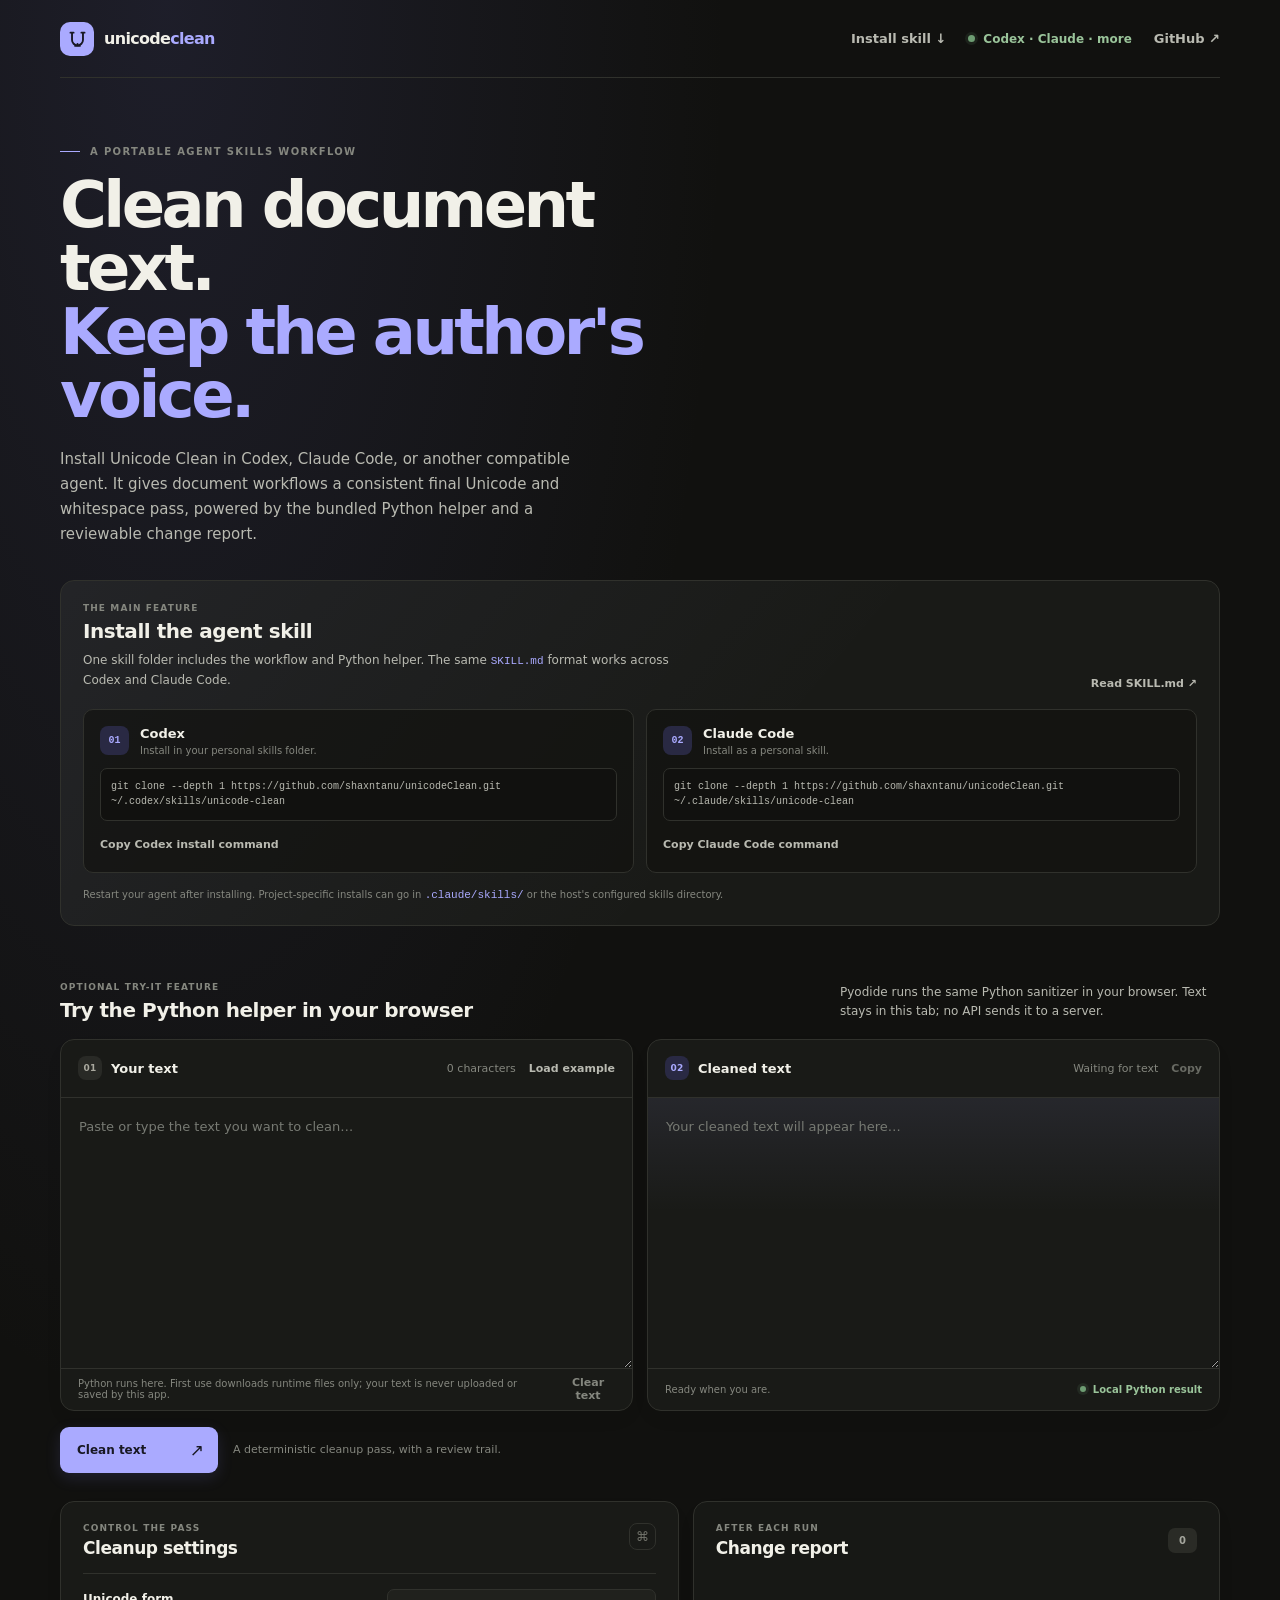
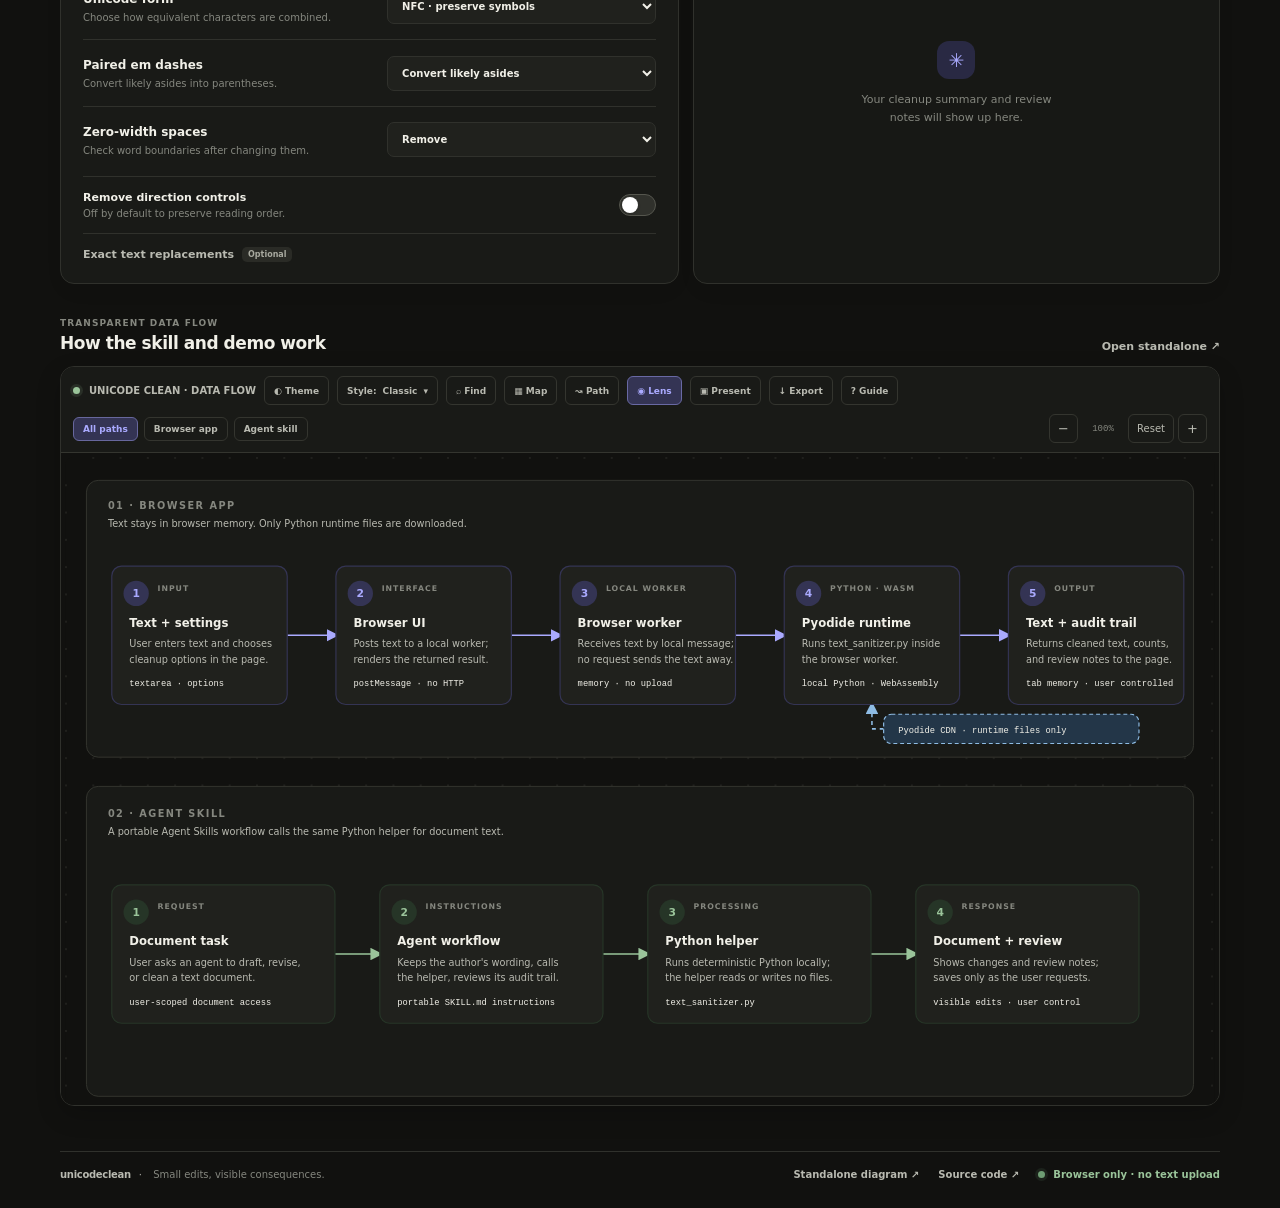
<file: index.html>
<!doctype html>
<html lang="en">
  <head>
    <meta charset="utf-8" />
    <meta name="viewport" content="width=device-width, initial-scale=1" />
    <meta name="theme-color" content="#11110f" />
    <meta name="description" content="Clean Unicode and whitespace with a transparent review trail. Python runs locally in your browser." />
    <title>Unicode Clean: thoughtful text cleanup</title>
    <link rel="stylesheet" href="/styles.css" />
    <script src="/app.js" defer></script>
  </head>
  <body>
    <div class="site-shell">
      <header class="topbar">
        <a class="brand" href="/" aria-label="Unicode Clean home">
          <span class="brand-mark" aria-hidden="true">
            <svg viewBox="0 0 32 32" fill="none">
              <path d="M9 8.5v9.3a7 7 0 0 0 14 0V8.5M7 8.5h4m10 0h4" stroke="currentColor" stroke-width="2.4" stroke-linecap="round" />
              <path d="M16 22.8v2.7m-3 0h6" stroke="currentColor" stroke-width="2.4" stroke-linecap="round" />
            </svg>
          </span>
          <span class="brand-name">unicode<span>clean</span></span>
        </a>
        <div class="topbar-actions">
          <a class="text-link" href="#install">Install skill ↓</a>
          <span class="local-badge"><span class="local-dot"></span> Codex · Claude · more</span>
          <a class="text-link" href="https://github.com/shaxntanu/unicodeClean" target="_blank" rel="noreferrer">GitHub <span aria-hidden="true">↗</span></a>
        </div>
      </header>

      <main id="main-content">
        <section class="intro" aria-labelledby="page-title">
          <div class="eyebrow"><span class="eyebrow-rule"></span> A portable Agent Skills workflow</div>
          <h1 id="page-title">Clean document text.<br /><span>Keep the author's voice.</span></h1>
          <p class="intro-copy">Install Unicode Clean in Codex, Claude Code, or another compatible agent. It gives document workflows a consistent final Unicode and whitespace pass, powered by the bundled Python helper and a reviewable change report.</p>
        </section>

        <section class="skill-install" id="install" aria-labelledby="install-title">
          <div class="skill-install-heading">
            <div>
              <div class="section-kicker">THE MAIN FEATURE</div>
              <h2 id="install-title">Install the agent skill</h2>
              <p>One skill folder includes the workflow and Python helper. The same <code>SKILL.md</code> format works across Codex and Claude Code.</p>
            </div>
            <a class="diagram-link" href="/SKILL.md" target="_blank" rel="noreferrer">Read SKILL.md <span aria-hidden="true">↗</span></a>
          </div>
          <div class="skill-install-grid">
            <article class="install-card">
              <div class="install-card-heading"><span class="install-number">01</span><div><h3>Codex</h3><p>Install in your personal skills folder.</p></div></div>
              <code class="install-command">git clone --depth 1 https://github.com/shaxntanu/unicodeClean.git ~/.codex/skills/unicode-clean</code>
              <button class="quiet-button install-copy" type="button" data-copy="git clone --depth 1 https://github.com/shaxntanu/unicodeClean.git ~/.codex/skills/unicode-clean">Copy Codex install command</button>
            </article>
            <article class="install-card">
              <div class="install-card-heading"><span class="install-number">02</span><div><h3>Claude Code</h3><p>Install as a personal skill.</p></div></div>
              <code class="install-command">git clone --depth 1 https://github.com/shaxntanu/unicodeClean.git ~/.claude/skills/unicode-clean</code>
              <button class="quiet-button install-copy" type="button" data-copy="git clone --depth 1 https://github.com/shaxntanu/unicodeClean.git ~/.claude/skills/unicode-clean">Copy Claude Code command</button>
            </article>
          </div>
          <p class="install-note">Restart your agent after installing. Project-specific installs can go in <code>.claude/skills/</code> or the host's configured skills directory.</p>
        </section>

        <section class="try-section" id="try-it" aria-labelledby="try-title">
          <div class="try-heading">
            <div>
              <div class="section-kicker">OPTIONAL TRY-IT FEATURE</div>
              <h2 id="try-title">Try the Python helper in your browser</h2>
            </div>
            <p>Pyodide runs the same Python sanitizer in your browser. Text stays in this tab; no API sends it to a server.</p>
          </div>
          <section class="workspace" aria-label="Text cleanup workspace">
          <article class="editor-card">
            <div class="editor-heading">
              <label for="input-text" class="field-title"><span class="step-index">01</span> Your text</label>
              <div class="editor-tools">
                <span class="count" id="input-count">0 characters</span>
                <button class="quiet-button" id="sample-button" type="button">Load example</button>
              </div>
            </div>
            <textarea id="input-text" spellcheck="false" placeholder="Paste or type the text you want to clean…" aria-describedby="input-help"></textarea>
            <div class="editor-foot">
              <span id="input-help">Python runs here. First use downloads runtime files only; your text is never uploaded or saved by this app.</span>
              <button class="quiet-button clear-button" id="clear-button" type="button">Clear text</button>
            </div>
          </article>

          <article class="editor-card output-card">
            <div class="editor-heading">
              <div class="field-title"><span class="step-index output-index">02</span> Cleaned text</div>
              <div class="editor-tools">
                <span class="count" id="output-count">Waiting for text</span>
                <button class="quiet-button" id="copy-button" type="button" disabled>Copy</button>
              </div>
            </div>
            <textarea id="output-text" readonly spellcheck="false" placeholder="Your cleaned text will appear here…" aria-label="Cleaned text"></textarea>
            <div class="editor-foot output-foot">
              <span id="output-state" role="status" aria-live="polite">Ready when you are.</span>
              <span class="result-mark"><span class="result-dot"></span> Local Python result</span>
            </div>
          </article>
          </section>

          <div class="run-row">
          <button class="run-button" id="clean-button" type="button">
            <span>Clean text</span>
            <span class="run-arrow" aria-hidden="true">↗</span>
          </button>
          <p class="run-note">A deterministic cleanup pass, with a review trail.</p>
          </div>

          <section class="details-grid" aria-label="Cleanup settings and report">
          <article class="settings-card">
            <div class="section-heading">
              <div>
                <div class="section-kicker">CONTROL THE PASS</div>
                <h2>Cleanup settings</h2>
              </div>
              <span class="settings-icon" aria-hidden="true">⌘</span>
            </div>

            <div class="setting-row">
              <div class="setting-copy">
                <label for="normalization">Unicode form</label>
                <p>Choose how equivalent characters are combined.</p>
              </div>
              <select id="normalization">
                <option value="NFC" selected>NFC · preserve symbols</option>
                <option value="NFKC">NFKC · fold compatibility forms</option>
                <option value="none">None</option>
              </select>
            </div>

            <div class="setting-row">
              <div class="setting-copy">
                <label for="em-dashes">Paired em dashes</label>
                <p>Convert likely asides into parentheses.</p>
              </div>
              <select id="em-dashes">
                <option value="asides" selected>Convert likely asides</option>
                <option value="keep">Keep and flag</option>
              </select>
            </div>

            <div class="setting-row">
              <div class="setting-copy">
                <label for="zero-width">Zero-width spaces</label>
                <p>Check word boundaries after changing them.</p>
              </div>
              <select id="zero-width">
                <option value="remove" selected>Remove</option>
                <option value="space">Replace with a space</option>
                <option value="keep">Keep</option>
              </select>
            </div>

            <label class="toggle-row" for="remove-bidi">
              <span class="toggle-copy"><strong>Remove direction controls</strong><small>Off by default to preserve reading order.</small></span>
              <input id="remove-bidi" type="checkbox" />
              <span class="toggle-ui" aria-hidden="true"></span>
            </label>

            <details class="rewrite-details">
              <summary>Exact text replacements <span class="optional-tag">Optional</span></summary>
              <p class="rewrite-help">Add exact, case-sensitive replacements. These apply only to unprotected prose.</p>
              <div id="rewrite-list" class="rewrite-list"></div>
              <button class="quiet-button add-rewrite" id="add-rewrite" type="button">＋ Add replacement</button>
            </details>
          </article>

          <article class="report-card" aria-live="polite" aria-atomic="true">
            <div class="section-heading report-heading">
              <div>
                <div class="section-kicker">AFTER EACH RUN</div>
                <h2>Change report</h2>
              </div>
              <span class="report-count" id="report-count">0</span>
            </div>
            <div id="report-content" class="report-content">
              <div class="empty-report">
                <span class="empty-glyph" aria-hidden="true">✳</span>
                <p>Your cleanup summary and review notes will show up here.</p>
              </div>
            </div>
          </article>
          </section>
        </section>

        <section class="architecture-section" aria-labelledby="architecture-title">
          <div class="architecture-heading">
            <div>
              <div class="section-kicker">TRANSPARENT DATA FLOW</div>
              <h2 id="architecture-title">How the skill and demo work</h2>
            </div>
            <a class="diagram-link" href="/architecture-overview.html?theme=dark" target="_blank" rel="noreferrer">Open standalone <span aria-hidden="true">↗</span></a>
          </div>
          <div class="diagram-frame">
            <iframe title="Interactive system architecture diagram" src="/architecture-overview.html?theme=dark&amp;embed=1" loading="lazy"></iframe>
          </div>
        </section>
      </main>

      <footer class="footer">
        <div><span class="footer-brand">unicodeclean</span><span class="footer-separator">·</span> Small edits, visible consequences.</div>
        <div class="footer-links">
          <a href="/architecture-overview.html?theme=dark" target="_blank" rel="noreferrer">Standalone diagram <span aria-hidden="true">↗</span></a>
          <a href="https://github.com/shaxntanu/unicodeClean" target="_blank" rel="noreferrer">Source code <span aria-hidden="true">↗</span></a>
          <span class="footer-local"><span class="local-dot"></span> Browser only · no text upload</span>
        </div>
      </footer>
    </div>
  </body>
</html>
</file>
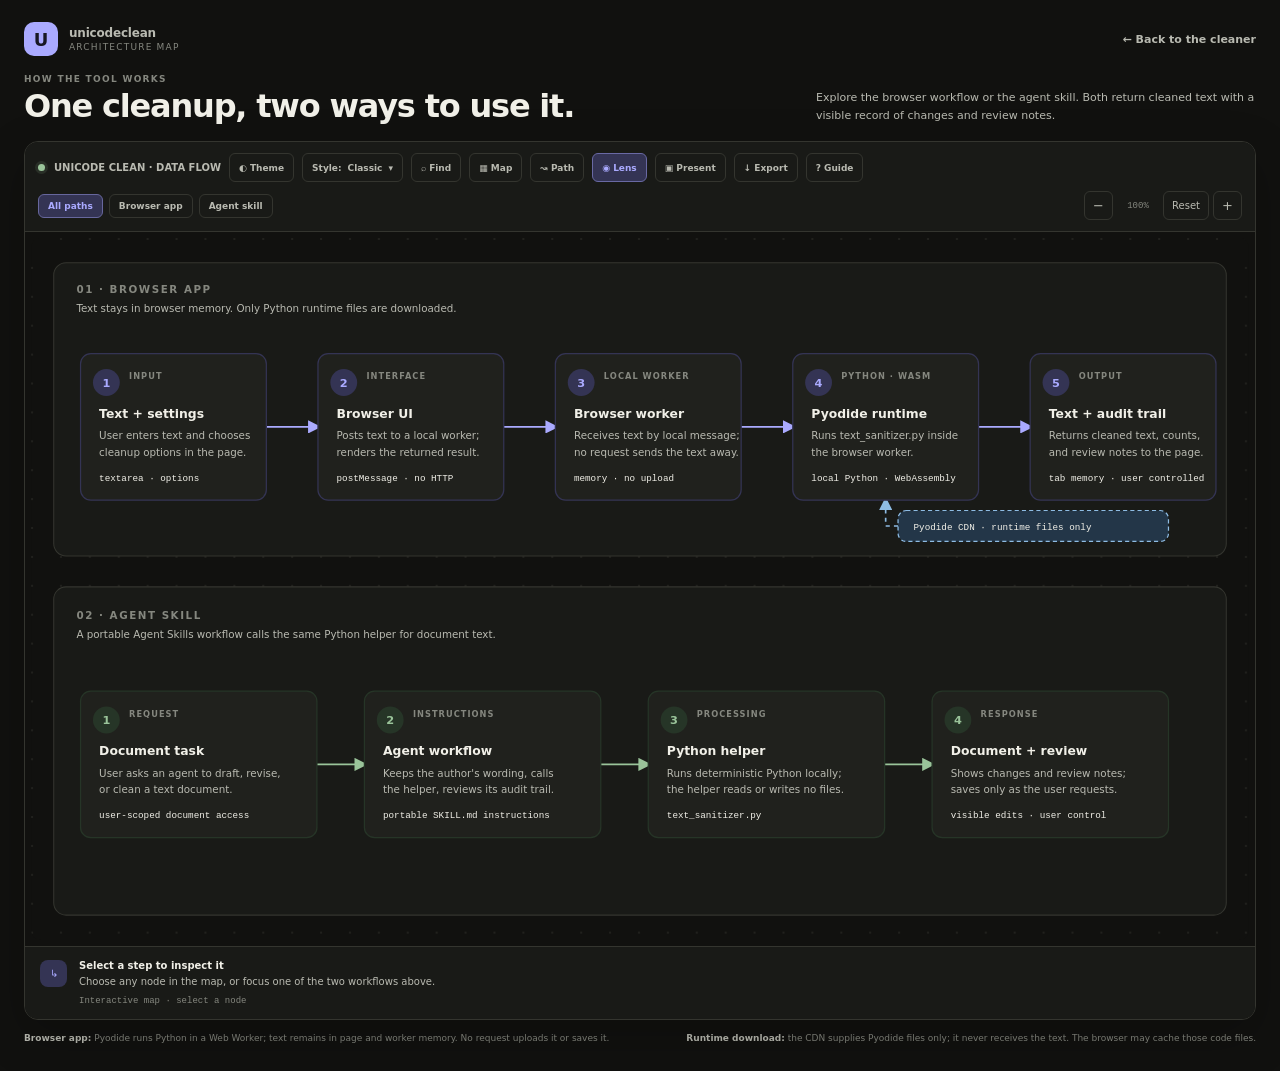
<file: architecture-overview.html>
<!doctype html>
    <html lang="en" data-theme="dark" data-preset="classic">
  <head>
    <meta charset="utf-8" />
    <meta name="viewport" content="width=device-width, initial-scale=1" />
    <meta name="theme-color" content="#11110f" />
    <meta name="description" content="An interactive map of the Unicode Clean browser app and agent skill." />
    <title>Unicode Clean: system architecture</title>
    <style>
      :root {
        color-scheme: dark;
        --page: #11110f;
        --panel: #191a17;
        --panel-raised: #20211d;
        --ink: #f1f0e8;
        --soft: #b9bab1;
        --muted: #85877f;
        --line: #34352f;
        --violet: #aaaaff;
        --violet-dim: #343454;
        --green: #9ac49a;
        --green-dim: #263527;
        --amber: #e4c27e;
        --amber-dim: #392f1e;
        --blue: #8ebce4;
        --blue-dim: #233648;
        font-family: Inter, ui-sans-serif, system-ui, -apple-system, BlinkMacSystemFont, "Segoe UI", sans-serif;
        font-synthesis: none;
        text-rendering: optimizeLegibility;
        -webkit-font-smoothing: antialiased;
      }
      :root[data-theme="light"] {
        color-scheme: light;
        --page: #f0f0ec; --panel: #fbfbf8; --panel-raised: #f3f3ef;
        --ink: #20211e; --soft: #55574f; --muted: #777970; --line: #d8d9d2;
        --violet: #5757bd; --violet-dim: #e4e4fb; --green: #407a46; --green-dim: #e4efe4;
        --amber: #8e661f; --amber-dim: #f3ead8; --blue: #3d719c; --blue-dim: #e3edf4;
      }
      :root[data-preset="signal-flow"] { --violet: #69d9ff; --violet-dim: #173544; --green: #98e88e; --green-dim: #1e3827; --blue: #83a9ff; --blue-dim: #1f2b49; }
      :root[data-preset="blueprint"] { --page: #071522; --panel: #0b1e30; --panel-raised: #10273b; --ink: #e1f0ff; --soft: #a4c6e6; --muted: #7894ad; --line: #1d4562; --violet: #63caff; --violet-dim: #102d44; --green: #74e2c2; --green-dim: #10342e; --blue: #82bcff; --blue-dim: #102b45; }
      :root[data-preset="editorial"] { --page: #171315; --panel: #211b1e; --panel-raised: #2a2225; --ink: #f3e9e7; --soft: #cfbdb9; --muted: #9d8582; --line: #493638; --violet: #f3a7c4; --violet-dim: #412634; --green: #b2d69a; --green-dim: #2d3927; --blue: #a6c4df; --blue-dim: #26333f; }
      * { box-sizing: border-box; }
      body { margin: 0; min-width: 320px; background: var(--page); color: var(--ink); }
      a { color: var(--soft); text-decoration: none; }
      a:hover { color: var(--violet); }
      button { font: inherit; color: inherit; }
      .page { width: min(1320px, calc(100% - 48px)); margin: 0 auto; padding: 22px 0 26px; }
      .topbar { display: flex; align-items: center; justify-content: space-between; gap: 20px; margin-bottom: 18px; }
      .brand { display: flex; align-items: center; gap: 11px; }
      .brand-mark { display: grid; place-items: center; width: 34px; height: 34px; border-radius: 10px; background: var(--violet); color: #181823; font-size: 18px; font-weight: 800; }
      .brand-copy { display: grid; gap: 2px; }
      .brand-copy strong { font-size: 12px; letter-spacing: -.2px; }
      .brand-copy span { color: var(--muted); font-size: 9px; letter-spacing: 1.2px; text-transform: uppercase; }
      .back-link { font-size: 11px; font-weight: 650; }
      .intro { display: flex; align-items: flex-end; justify-content: space-between; gap: 20px; margin-bottom: 17px; }
      .kicker { color: var(--muted); font-size: 9px; font-weight: 750; letter-spacing: 1.3px; text-transform: uppercase; }
      h1 { margin: 5px 0 0; font-size: clamp(23px, 3vw, 32px); letter-spacing: -1.2px; line-height: 1.1; }
      .intro p { max-width: 440px; margin: 0; color: var(--soft); font-size: 11px; line-height: 1.6; }
      .diagram-shell { position: relative; overflow: hidden; border: 1px solid var(--line); border-radius: 14px; background: var(--page); box-shadow: 0 16px 48px rgba(0, 0, 0, .24); }
      .diagram-toolbar { display: grid; gap: 9px; padding: 11px 13px; border-bottom: 1px solid var(--line); background: var(--panel); }
      .toolbar-row, .toolbar-actions, .toolbar-identity { display: flex; align-items: center; gap: 8px; }
      .toolbar-row { justify-content: space-between; }
      .toolbar-actions { flex-wrap: wrap; }
      .toolbar-label { display: flex; align-items: center; gap: 9px; color: var(--soft); font-size: 10px; font-weight: 650; }
      .toolbar-button { display: inline-flex; align-items: center; gap: 6px; min-height: 29px; padding: 0 9px; border: 1px solid var(--line); border-radius: 6px; background: transparent; color: var(--soft); cursor: pointer; font-size: 9px; font-weight: 650; transition: border-color .15s ease, background .15s ease, color .15s ease; }
      .toolbar-button:hover, .toolbar-button[aria-pressed="true"] { border-color: #6969a4; background: var(--violet-dim); color: var(--violet); }
      .toolbar-button:focus-visible, .filter:focus-visible, .preset-option:focus-visible, .map-node:focus-visible, .finder-result:focus-visible, .zoom-button:focus-visible, .guide-close:focus-visible { outline: 2px solid var(--violet); outline-offset: 2px; }
      .menu-wrap { position: relative; }
      .popover { position: absolute; z-index: 8; top: calc(100% + 7px); left: 0; display: grid; min-width: 200px; padding: 6px; border: 1px solid var(--line); border-radius: 9px; background: var(--panel); box-shadow: 0 14px 32px rgba(0, 0, 0, .36); }
      .popover[hidden] { display: none; }
      .preset-option, .finder-result, .map-node { display: flex; align-items: center; gap: 9px; width: 100%; padding: 9px; border: 0; border-radius: 6px; background: transparent; color: var(--soft); cursor: pointer; text-align: left; font: inherit; font-size: 10px; }
      .preset-option:hover, .finder-result:hover, .map-node:hover { background: var(--panel-raised); color: var(--ink); }
      .preset-swatch { width: 9px; height: 9px; border-radius: 3px; background: var(--violet); box-shadow: 0 0 0 3px var(--violet-dim); }
      .zoom-group { display: flex; flex: 0 0 auto; align-items: center; gap: 4px; margin-left: auto; }
      .zoom-button { display: grid; flex: 0 0 29px; place-items: center; width: 29px; height: 29px; border: 1px solid var(--line); border-radius: 6px; background: transparent; color: var(--soft); cursor: pointer; font-size: 13px; }
      .zoom-button#zoom-reset { flex: 0 0 46px; width: 46px; padding: 0 7px; font-size: 10px; white-space: nowrap; }
      .zoom-button:hover { background: var(--panel-raised); color: var(--ink); }
      .zoom-value { flex: 0 0 42px; min-width: 42px; color: var(--muted); text-align: center; font: 9px ui-monospace, SFMono-Regular, Consolas, monospace; }
      .live-dot { width: 7px; height: 7px; border-radius: 50%; background: var(--green); box-shadow: 0 0 0 3px rgba(154, 196, 154, .12); }
      .filters { display: flex; flex-wrap: wrap; gap: 6px; }
      .filter { padding: 6px 9px; border: 1px solid var(--line); border-radius: 6px; background: transparent; color: var(--soft); cursor: pointer; font-size: 9px; font-weight: 650; }
      .filter:hover, .filter[aria-pressed="true"] { border-color: #67679d; background: var(--violet-dim); color: var(--violet); }
      .svg-wrap { position: relative; overflow: auto; padding: 6px; scrollbar-color: #4a4b44 transparent; cursor: grab; }
      .svg-wrap.dragging { cursor: grabbing; }
      svg { display: block; width: 100%; min-width: 840px; height: auto; }
      .lane-bg { fill: var(--panel); stroke: var(--line); stroke-width: 1; }
      .lane-bg.agent { fill: var(--panel); }
      .lane-label { fill: var(--muted); font: 700 10px Inter, system-ui, sans-serif; letter-spacing: 1.5px; }
      .lane-subtitle { fill: var(--soft); font: 10px Inter, system-ui, sans-serif; }
      .connector { fill: none; stroke: var(--muted); stroke-width: 1.6; marker-end: url(#arrow); transition: opacity .18s ease, stroke .18s ease; }
      .connector.browser { stroke: var(--violet); marker-end: url(#arrow-violet); }
      .connector.agent { stroke: var(--green); marker-end: url(#arrow-green); }
      .connector.asset-flow { stroke: var(--blue); stroke-dasharray: 4 4; marker-end: url(#arrow-blue); }
      .connector.route-active { stroke-width: 3.2; stroke-dasharray: 6 4; animation: route-flow .8s linear infinite; }
      @keyframes route-flow { to { stroke-dashoffset: -20; } }
      .node { cursor: pointer; outline: none; transition: opacity .16s ease; }
      .node rect { fill: var(--panel-raised); stroke: var(--line); stroke-width: 1.2; transition: stroke .16s ease, fill .16s ease; }
      .node.browser rect { stroke: var(--violet-dim); }
      .node.agent rect { stroke: var(--green-dim); }
      .node:hover rect, .node:focus rect, .node.selected rect { fill: var(--panel-raised); stroke: var(--violet); stroke-width: 2; }
      .node.agent:hover rect, .node.agent:focus rect, .node.agent.selected rect { stroke: var(--green); }
      .node.route-step rect { stroke: var(--violet); stroke-width: 2; }
      .node.agent.route-step rect { stroke: var(--green); }
      .node.route-start rect, .node.route-end rect { stroke: var(--amber); stroke-width: 2.5; }
      .node-title { fill: var(--ink); font: 650 12px Inter, system-ui, sans-serif; }
      .node-kicker { fill: var(--muted); font: 700 8px Inter, system-ui, sans-serif; letter-spacing: 1px; }
      .node-copy { fill: var(--soft); font: 10px Inter, system-ui, sans-serif; }
      .node-tag { fill: var(--ink); font: 9px ui-monospace, SFMono-Regular, Consolas, monospace; }
      .node-icon { fill: var(--violet-dim); }
      .node.agent .node-icon { fill: var(--green-dim); }
      .node.asset-node rect { fill: var(--blue-dim); stroke: var(--blue); stroke-dasharray: 4 3; }
      .icon-letter { fill: var(--violet); font: 700 11px Inter, system-ui, sans-serif; text-anchor: middle; dominant-baseline: central; }
      .node.agent .icon-letter { fill: var(--green); }
      .lane { transition: opacity .18s ease; }
      .lane.is-muted, .node.is-muted, .connector.is-muted { opacity: .2; }
      .node.related rect { stroke: var(--blue); stroke-width: 2; }
      .detail-panel { display: flex; align-items: flex-start; gap: 12px; min-height: 69px; padding: 13px 15px; border-top: 1px solid var(--line); background: var(--panel); }
      .detail-panel[hidden] { display: none; }
      .detail-index { display: grid; flex: 0 0 27px; place-items: center; width: 27px; height: 27px; border-radius: 8px; background: var(--violet-dim); color: var(--violet); font: 700 10px ui-monospace, monospace; }
      .detail-copy { display: grid; gap: 3px; }
      .detail-copy strong { font-size: 10px; }
      .detail-copy p { margin: 0; color: var(--soft); font-size: 10px; line-height: 1.55; }
      .detail-meta { margin-top: 3px; color: var(--muted); font: 9px ui-monospace, SFMono-Regular, Consolas, monospace; }
      .overlay-panel { position: absolute; z-index: 6; top: 100px; right: 13px; width: min(290px, calc(100% - 26px)); max-height: 340px; overflow: auto; padding: 10px; border: 1px solid var(--line); border-radius: 10px; background: var(--panel); box-shadow: 0 14px 32px rgba(0, 0, 0, .42); }
      .overlay-panel[hidden] { display: none; }
      .overlay-heading { display: flex; align-items: center; justify-content: space-between; gap: 10px; margin: 0 0 8px; color: var(--muted); font-size: 9px; font-weight: 750; letter-spacing: 1px; text-transform: uppercase; }
      .overlay-close { border: 0; background: transparent; color: var(--muted); cursor: pointer; font-size: 16px; }
      .finder-input { width: 100%; height: 34px; margin-bottom: 6px; padding: 0 9px; border: 1px solid var(--line); border-radius: 6px; background: var(--page); color: var(--ink); font: inherit; font-size: 10px; }
      .finder-results, .map-results { display: grid; gap: 2px; }
      .map-node small, .finder-result small { display: block; margin-left: auto; color: var(--muted); font-size: 8px; }
      .map-node::before { content: ""; width: 7px; height: 7px; border-radius: 2px; background: var(--violet); }
      .map-node[data-lane="agent"]::before { background: var(--green); }
      .route-status { display: flex; align-items: center; justify-content: space-between; gap: 8px; padding: 8px 13px; border-bottom: 1px solid var(--line); background: var(--violet-dim); color: var(--soft); font-size: 9px; }
      .route-status[hidden] { display: none; }
      .route-status button { border: 0; background: transparent; color: var(--violet); cursor: pointer; font-size: 9px; font-weight: 700; }
      dialog.guide { width: min(440px, calc(100% - 30px)); padding: 0; border: 1px solid var(--line); border-radius: 12px; background: var(--panel); color: var(--ink); box-shadow: 0 22px 80px rgba(0, 0, 0, .6); }
      dialog.guide::backdrop { background: rgba(0, 0, 0, .66); backdrop-filter: blur(3px); }
      .guide-header { display: flex; align-items: center; justify-content: space-between; padding: 14px 16px; border-bottom: 1px solid var(--line); }
      .guide-header strong { font-size: 12px; }
      .guide-close { border: 0; background: transparent; color: var(--muted); cursor: pointer; font-size: 18px; }
      .guide-body { display: grid; gap: 12px; padding: 15px 16px; color: var(--soft); font-size: 10px; line-height: 1.6; }
      .guide-body p { margin: 0; }
      .guide-shortcuts { display: grid; grid-template-columns: 1fr 1fr; gap: 6px 12px; }
      .guide-shortcuts span { display: flex; justify-content: space-between; gap: 10px; padding: 6px 0; border-bottom: 1px solid var(--line); }
      kbd { padding: 2px 5px; border: 1px solid var(--line); border-radius: 4px; background: var(--panel-raised); color: var(--ink); font: 9px ui-monospace, monospace; }
      .presentation .page { width: 100%; padding: 0; }
      .presentation .topbar, .presentation .intro, .presentation .footnote, .presentation .diagram-toolbar { display: none; }
      .presentation .diagram-shell { position: fixed; z-index: 20; inset: 0; height: 100vh; border: 0; border-radius: 0; }
      .presentation .svg-wrap { height: calc(100vh - 69px); }
      .footnote { display: flex; justify-content: space-between; gap: 12px; margin-top: 12px; color: var(--muted); font-size: 9px; line-height: 1.5; }
      .footnote strong { color: var(--soft); font-weight: 650; }
      html[data-embed="true"] .page { width: 100%; padding: 0; }
      html[data-embed="true"] .topbar, html[data-embed="true"] .intro, html[data-embed="true"] .footnote { display: none; }
      html[data-embed="true"] .diagram-shell { border: 0; border-radius: 0; box-shadow: none; }
      html[data-embed="true"] .diagram-toolbar { padding: 9px 12px; }
      html[data-embed="true"] .svg-wrap { padding: 4px; }
      html[data-embed="true"] svg { min-width: 760px; }
      html[data-embed="true"] .detail-panel { min-height: 62px; padding: 10px 12px; }
      @media (max-width: 640px) {
        .page { width: min(100% - 24px, 1320px); padding-top: 13px; }
        .intro { align-items: flex-start; flex-direction: column; gap: 8px; }
        .intro p { max-width: none; }
        .toolbar-row { align-items: flex-start; flex-direction: column; }
        .toolbar-identity { width: 100%; justify-content: space-between; }
        .toolbar-actions { width: 100%; }
        .filters { width: 100%; }
        .filter { flex: 1; }
        .footnote { flex-direction: column; }
      }
      @media (prefers-reduced-motion: reduce) { *, *::before, *::after { scroll-behavior: auto !important; transition-duration: .01ms !important; } }
    </style>
  </head>
  <body>
    <main class="page">
      <header class="topbar">
        <a class="brand" href="/" aria-label="Unicode Clean home">
          <span class="brand-mark" aria-hidden="true">U</span>
          <span class="brand-copy"><strong>unicodeclean</strong><span>Architecture map</span></span>
        </a>
        <a class="back-link" href="/">← Back to the cleaner</a>
      </header>

      <section class="intro" aria-labelledby="page-title">
        <div>
          <div class="kicker">HOW THE TOOL WORKS</div>
          <h1 id="page-title">One cleanup, two ways to use it.</h1>
        </div>
        <p>Explore the browser workflow or the agent skill. Both return cleaned text with a visible record of changes and review notes.</p>
      </section>

      <section class="diagram-shell" aria-label="Interactive architecture diagram">
        <div class="diagram-toolbar" role="toolbar" aria-label="Diagram actions">
          <div class="toolbar-row">
            <div class="toolbar-identity">
              <div class="toolbar-label"><span class="live-dot"></span><span>UNICODE CLEAN · DATA FLOW</span></div>
              <div class="toolbar-actions">
                <button class="toolbar-button" id="theme-toggle" type="button" aria-pressed="false" title="Toggle color theme (T)">◐ Theme</button>
                <div class="menu-wrap">
                  <button class="toolbar-button" id="preset-toggle" type="button" aria-expanded="false" aria-controls="preset-menu" title="Choose visual style (S)">Style: <span id="preset-label">Classic</span> ▾</button>
                  <div class="popover" id="preset-menu" role="menu" aria-label="Visual style" hidden>
                    <button class="preset-option" type="button" role="menuitemradio" data-preset="classic"><span class="preset-swatch"></span>Classic<small>Technical default</small></button>
                    <button class="preset-option" type="button" role="menuitemradio" data-preset="signal-flow"><span class="preset-swatch"></span>Signal flow<small>Motion-forward</small></button>
                    <button class="preset-option" type="button" role="menuitemradio" data-preset="blueprint"><span class="preset-swatch"></span>Blueprint<small>Engineering review</small></button>
                    <button class="preset-option" type="button" role="menuitemradio" data-preset="editorial"><span class="preset-swatch"></span>Editorial<small>Publication style</small></button>
                  </div>
                </div>
                <button class="toolbar-button" id="search-toggle" type="button" aria-expanded="false" aria-controls="finder-panel" title="Find a node (/)">⌕ Find</button>
                <button class="toolbar-button" id="map-toggle" type="button" aria-pressed="false" aria-controls="map-panel" title="Open node map (M)">▦ Map</button>
                <button class="toolbar-button" id="route-toggle" type="button" aria-pressed="false" title="Trace a route (R)">↝ Path</button>
                <button class="toolbar-button" id="details-toggle" type="button" aria-pressed="true" title="Toggle details (L)">◉ Lens</button>
                <button class="toolbar-button" id="presentation-toggle" type="button" aria-pressed="false" title="Presentation mode (F)">▣ Present</button>
                <button class="toolbar-button" id="export-toggle" type="button" title="Export diagram (E)">↓ Export</button>
                <button class="toolbar-button" id="guide-toggle" type="button" title="Diagram guide (?)">? Guide</button>
              </div>
            </div>
          </div>
          <div class="toolbar-row">
            <div class="filters" role="group" aria-label="Focus a workflow">
              <button class="filter" type="button" data-focus="all" aria-pressed="true">All paths</button>
              <button class="filter" type="button" data-focus="browser" aria-pressed="false">Browser app</button>
              <button class="filter" type="button" data-focus="agent" aria-pressed="false">Agent skill</button>
            </div>
            <div class="zoom-group" role="group" aria-label="Diagram zoom">
              <button class="zoom-button" id="zoom-out" type="button" aria-label="Zoom out (minus)">−</button>
              <span class="zoom-value" id="zoom-value">100%</span>
              <button class="zoom-button" id="zoom-reset" type="button" aria-label="Reset view (0)">Reset</button>
              <button class="zoom-button" id="zoom-in" type="button" aria-label="Zoom in (plus)">+</button>
            </div>
          </div>
        </div>
        <div class="route-status" id="route-status" role="status" aria-live="polite" hidden>
          <span id="route-message">Choose a start node, then an end node in the same workflow.</span>
          <button id="route-clear" type="button">Clear path</button>
        </div>
        <div class="overlay-panel" id="finder-panel" aria-label="Find a node" hidden>
          <div class="overlay-heading"><span>Find a step</span><button class="overlay-close" type="button" data-close-panel="finder-panel" aria-label="Close finder">×</button></div>
          <input class="finder-input" id="finder-input" type="search" placeholder="Search this diagram…" autocomplete="off" />
          <div class="finder-results" id="finder-results"></div>
        </div>
        <div class="overlay-panel" id="map-panel" aria-label="Node map" hidden>
          <div class="overlay-heading"><span>System map</span><button class="overlay-close" type="button" data-close-panel="map-panel" aria-label="Close map">×</button></div>
          <div class="map-results" id="map-results"></div>
        </div>

        <div class="svg-wrap">
          <svg viewBox="0 0 1180 680" role="img" aria-labelledby="diagram-title diagram-desc">
            <title id="diagram-title">Unicode Clean browser and agent workflows</title>
            <desc id="diagram-desc">The browser workflow sends text only to a local worker where Pyodide runs Python in WebAssembly. A separate dashed arrow shows that the CDN supplies runtime files only. The agent workflow calls the Python helper locally.</desc>
            <defs>
              <pattern id="grid" width="28" height="28" patternUnits="userSpaceOnUse"><circle cx="1" cy="1" r="1" fill="var(--line)" opacity=".55" /></pattern>
              <marker id="arrow" markerWidth="8" markerHeight="8" refX="6" refY="4" orient="auto"><path d="M0,0 L8,4 L0,8 z" fill="var(--muted)" /></marker>
              <marker id="arrow-violet" markerWidth="8" markerHeight="8" refX="6" refY="4" orient="auto"><path d="M0,0 L8,4 L0,8 z" fill="var(--violet)" /></marker>
              <marker id="arrow-green" markerWidth="8" markerHeight="8" refX="6" refY="4" orient="auto"><path d="M0,0 L8,4 L0,8 z" fill="var(--green)" /></marker>
              <marker id="arrow-blue" markerWidth="8" markerHeight="8" refX="6" refY="4" orient="auto"><path d="M0,0 L8,4 L0,8 z" fill="var(--blue)" /></marker>
            </defs>
            <rect width="1180" height="680" rx="9" fill="var(--page)" />
            <rect width="1180" height="680" rx="9" fill="url(#grid)" />

            <g class="lane" data-lane="browser">
              <rect class="lane-bg" x="22" y="24" width="1136" height="284" rx="12" />
              <text class="lane-label" x="44" y="53">01 · BROWSER APP</text>
              <text class="lane-subtitle" x="44" y="72">Text stays in browser memory. Only Python runtime files are downloaded.</text>
              <path class="connector browser" data-edge="browser-input browser-ui" d="M228 183 H278" />
              <path class="connector browser" data-edge="browser-ui browser-worker" d="M458 183 H508" />
              <path class="connector browser" data-edge="browser-worker python-core" d="M688 183 H738" />
              <path class="connector browser" data-edge="python-core browser-report" d="M918 183 H968" />
              <path class="connector asset-flow" data-edge="runtime-cdn python-core" d="M840 279 H828 V254" />

              <g class="node browser" data-node="browser-input" tabindex="0" role="button" aria-label="User text and cleanup options">
                <rect x="48" y="112" width="180" height="142" rx="10" />
                <circle class="node-icon" cx="73" cy="140" r="13" /><text class="icon-letter" x="73" y="140">1</text>
                <text class="node-kicker" x="95" y="137">INPUT</text>
                <text class="node-title" x="66" y="174">Text + settings</text>
                <text class="node-copy" x="66" y="195">User enters text and chooses</text>
                <text class="node-copy" x="66" y="211">cleanup options in the page.</text>
                <text class="node-tag" x="66" y="235">textarea · options</text>
              </g>

              <g class="node browser" data-node="browser-ui" tabindex="0" role="button" aria-label="Unicode Clean browser interface">
                <rect x="278" y="112" width="180" height="142" rx="10" />
                <circle class="node-icon" cx="303" cy="140" r="13" /><text class="icon-letter" x="303" y="140">2</text>
                <text class="node-kicker" x="325" y="137">INTERFACE</text>
                <text class="node-title" x="296" y="174">Browser UI</text>
                <text class="node-copy" x="296" y="195">Posts text to a local worker;</text>
                <text class="node-copy" x="296" y="211">renders the returned result.</text>
                <text class="node-tag" x="296" y="235">postMessage · no HTTP</text>
              </g>

              <g class="node browser" data-node="browser-worker" tabindex="0" role="button" aria-label="In-browser Python worker">
                <rect x="508" y="112" width="180" height="142" rx="10" />
                <circle class="node-icon" cx="533" cy="140" r="13" /><text class="icon-letter" x="533" y="140">3</text>
                <text class="node-kicker" x="555" y="137">LOCAL WORKER</text>
                <text class="node-title" x="526" y="174">Browser worker</text>
                <text class="node-copy" x="526" y="195">Receives text by local message;</text>
                <text class="node-copy" x="526" y="211">no request sends the text away.</text>
                <text class="node-tag" x="526" y="235">memory · no upload</text>
              </g>

              <g class="node browser" data-node="python-core" tabindex="0" role="button" aria-label="Pyodide WebAssembly Python runtime and bundled sanitizer">
                <rect x="738" y="112" width="180" height="142" rx="10" />
                <circle class="node-icon" cx="763" cy="140" r="13" /><text class="icon-letter" x="763" y="140">4</text>
                <text class="node-kicker" x="785" y="137">PYTHON · WASM</text>
                <text class="node-title" x="756" y="174">Pyodide runtime</text>
                <text class="node-copy" x="756" y="195">Runs text_sanitizer.py inside</text>
                <text class="node-copy" x="756" y="211">the browser worker.</text>
                <text class="node-tag" x="756" y="235">local Python · WebAssembly</text>
              </g>

              <g class="node browser" data-node="browser-report" tabindex="0" role="button" aria-label="Cleaned text and change report">
                <rect x="968" y="112" width="180" height="142" rx="10" />
                <circle class="node-icon" cx="993" cy="140" r="13" /><text class="icon-letter" x="993" y="140">5</text>
                <text class="node-kicker" x="1015" y="137">OUTPUT</text>
                <text class="node-title" x="986" y="174">Text + audit trail</text>
                <text class="node-copy" x="986" y="195">Returns cleaned text, counts,</text>
                <text class="node-copy" x="986" y="211">and review notes to the page.</text>
                <text class="node-tag" x="986" y="235">tab memory · user controlled</text>
              </g>

              <g class="node browser asset-node" data-node="runtime-cdn" tabindex="0" role="button" aria-label="Pyodide content delivery network sends runtime files only">
                <rect x="840" y="264" width="262" height="30" rx="8" />
                <text class="node-tag" x="855" y="283">Pyodide CDN · runtime files only</text>
              </g>
            </g>

            <g class="lane" data-lane="agent">
              <rect class="lane-bg agent" x="22" y="338" width="1136" height="318" rx="12" />
              <text class="lane-label" x="44" y="369">02 · AGENT SKILL</text>
              <text class="lane-subtitle" x="44" y="388">A portable Agent Skills workflow calls the same Python helper for document text.</text>
              <path class="connector agent" data-edge="agent-request agent-skill" d="M277 510 H323" />
              <path class="connector agent" data-edge="agent-skill python-core-agent" d="M552 510 H598" />
              <path class="connector agent" data-edge="python-core-agent agent-result" d="M827 510 H873" />

              <g class="node agent" data-node="agent-request" tabindex="0" role="button" aria-label="User requests text cleanup from an agent">
                <rect x="48" y="439" width="229" height="142" rx="10" />
                <circle class="node-icon" cx="73" cy="467" r="13" /><text class="icon-letter" x="73" y="467">1</text>
                <text class="node-kicker" x="95" y="464">REQUEST</text>
                <text class="node-title" x="66" y="501">Document task</text>
                <text class="node-copy" x="66" y="522">User asks an agent to draft, revise,</text>
                <text class="node-copy" x="66" y="538">or clean a text document.</text>
                <text class="node-tag" x="66" y="562">user-scoped document access</text>
              </g>

              <g class="node agent" data-node="agent-skill" tabindex="0" role="button" aria-label="Unicode Clean skill instructions">
                <rect x="323" y="439" width="229" height="142" rx="10" />
                <circle class="node-icon" cx="348" cy="467" r="13" /><text class="icon-letter" x="348" y="467">2</text>
                <text class="node-kicker" x="370" y="464">INSTRUCTIONS</text>
                <text class="node-title" x="341" y="501">Agent workflow</text>
                <text class="node-copy" x="341" y="522">Keeps the author's wording, calls</text>
                <text class="node-copy" x="341" y="538">the helper, reviews its audit trail.</text>
                <text class="node-tag" x="341" y="562">portable SKILL.md instructions</text>
              </g>

              <g class="node agent" data-node="python-core-agent" tabindex="0" role="button" aria-label="Python text sanitizer function in the agent execution environment">
                <rect x="598" y="439" width="229" height="142" rx="10" />
                <circle class="node-icon" cx="623" cy="467" r="13" /><text class="icon-letter" x="623" y="467">3</text>
                <text class="node-kicker" x="645" y="464">PROCESSING</text>
                <text class="node-title" x="616" y="501">Python helper</text>
                <text class="node-copy" x="616" y="522">Runs deterministic Python locally;</text>
                <text class="node-copy" x="616" y="538">the helper reads or writes no files.</text>
                <text class="node-tag" x="616" y="562">text_sanitizer.py</text>
              </g>

              <g class="node agent" data-node="agent-result" tabindex="0" role="button" aria-label="Agent returns cleaned text and review notes">
                <rect x="873" y="439" width="229" height="142" rx="10" />
                <circle class="node-icon" cx="898" cy="467" r="13" /><text class="icon-letter" x="898" y="467">4</text>
                <text class="node-kicker" x="920" y="464">RESPONSE</text>
                <text class="node-title" x="891" y="501">Document + review</text>
                <text class="node-copy" x="891" y="522">Shows changes and review notes;</text>
                <text class="node-copy" x="891" y="538">saves only as the user requests.</text>
                <text class="node-tag" x="891" y="562">visible edits · user control</text>
              </g>
            </g>
          </svg>
        </div>
        <div class="detail-panel" aria-live="polite">
          <span class="detail-index" id="detail-index">↳</span>
          <div class="detail-copy">
            <strong id="detail-title">Select a step to inspect it</strong>
            <p id="detail-description">Choose any node in the map, or focus one of the two workflows above.</p>
            <div class="detail-meta" id="detail-meta">Interactive map · select a node</div>
          </div>
        </div>
      </section>

      <dialog class="guide" id="guide-dialog" aria-labelledby="guide-title">
        <div class="guide-header"><strong id="guide-title">Explore the architecture</strong><button class="guide-close" id="guide-close" type="button" aria-label="Close guide">×</button></div>
        <div class="guide-body">
          <p>Choose a node to inspect it. Focus a workflow, trace a route through its steps, or search for a component. Drag the canvas to pan and use the zoom controls to adjust the view. The dashed CDN arrow carries Python runtime files only; user text stays in browser memory.</p>
          <div class="guide-shortcuts">
            <span><kbd>/</kbd><span>Find a node</span></span><span><kbd>R</kbd><span>Trace a route</span></span>
            <span><kbd>M</kbd><span>Open the map</span></span><span><kbd>T</kbd><span>Toggle theme</span></span>
            <span><kbd>S</kbd><span>Cycle style</span></span><span><kbd>F</kbd><span>Presentation</span></span>
            <span><kbd>+</kbd><span>Zoom in</span></span><span><kbd>0</kbd><span>Reset view</span></span>
          </div>
        </div>
      </dialog>

      <div class="footnote">
        <span><strong>Browser app:</strong> Pyodide runs Python in a Web Worker; text remains in page and worker memory. No request uploads it or saves it.</span>
        <span><strong>Runtime download:</strong> the CDN supplies Pyodide files only; it never receives the text. The browser may cache those code files.</span>
      </div>
    </main>

    <script>
      (function () {
        var params = new URLSearchParams(window.location.search);
        var root = document.documentElement;
        if (params.get('embed') === '1') root.setAttribute('data-embed', 'true');

        var details = {
          'browser-input': ['01', 'Text and settings', 'The input and cleanup choices live in the page. The app does not send this text to a backend or write it to storage.', 'Page memory · no upload'],
          'browser-ui': ['02', 'Browser interface', 'app.js sends text and options to python-worker.js with Worker.postMessage. This is an in-browser message, not an HTTP request.', 'app.js · local postMessage'],
          'browser-worker': ['03', 'Local Python worker', 'The worker receives the text in memory and runs the cleanup. No network request includes user text; the worker clears its Python request globals after each run.', 'python-worker.js · memory only'],
          'python-core': ['04', 'Pyodide runtime', 'Pyodide runs Python compiled to WebAssembly in the browser worker. It loads the repository’s text_sanitizer.py and calls the same sanitize_text() function as the agent skill.', 'WebAssembly · bundled Python helper'],
          'runtime-cdn': ['↳', 'Runtime files only', 'On first use the browser downloads Pyodide code and runtime assets from its CDN. Those requests fetch the runtime files only; the text is never attached. The browser may cache those code files.', 'Pyodide CDN · no text payload'],
          'browser-report': ['05', 'Text and audit trail', 'The cleaned text and report return to the page. They stay in browser memory until the user clears the fields or closes the tab; the app does not save them to a server.', 'Page memory · user controlled'],
          'agent-request': ['01', 'Document task', 'The user asks an agent to draft or revise a document, or to clean supplied text. The skill applies only within the requested content and file scope.', 'User-authorized task scope'],
          'agent-skill': ['02', 'Agent workflow', 'SKILL.md preserves the author’s wording, chooses conservative cleanup, runs the helper, and asks the agent to inspect every review note.', 'Portable Agent Skills instructions'],
          'python-core-agent': ['03', 'Python helper', 'The agent imports sanitize_text() from text_sanitizer.py in its own local execution environment. The function reads and writes no files.', 'Python · standard library only'],
          'agent-result': ['04', 'Document and review', 'The agent returns the cleaned content and an audit summary. It saves or overwrites a document only when the user asks.', 'Visible edits · user control']
        };

        var nodes = Array.prototype.slice.call(document.querySelectorAll('[data-node]'));
        var lanes = Array.prototype.slice.call(document.querySelectorAll('[data-lane]'));
        var filters = Array.prototype.slice.call(document.querySelectorAll('[data-focus]'));
        var edges = Array.prototype.slice.call(document.querySelectorAll('[data-edge]'));
        var title = document.getElementById('detail-title');
        var description = document.getElementById('detail-description');
        var detailMeta = document.getElementById('detail-meta');
        var detailIndex = document.getElementById('detail-index');
        var detailPanel = document.querySelector('.detail-panel');
        var detailsToggle = document.getElementById('details-toggle');
        var searchToggle = document.getElementById('search-toggle');
        var mapToggle = document.getElementById('map-toggle');
        var routeToggle = document.getElementById('route-toggle');
        var routeStatus = document.getElementById('route-status');
        var routeMessage = document.getElementById('route-message');
        var finderPanel = document.getElementById('finder-panel');
        var mapPanel = document.getElementById('map-panel');
        var finderInput = document.getElementById('finder-input');
        var finderResults = document.getElementById('finder-results');
        var mapResults = document.getElementById('map-results');
        var svg = document.querySelector('.svg-wrap svg');
        var svgWrap = document.querySelector('.svg-wrap');
        var zoomValue = document.getElementById('zoom-value');

        function readPreference(key) {
          try { return window.localStorage.getItem(key); } catch (_) { return null; }
        }
        function savePreference(key, value) {
          try { window.localStorage.setItem(key, value); } catch (_) { /* preferences are optional */ }
        }

        var savedTheme = readPreference('unicode-clean-diagram-theme');
        var requestedTheme = params.get('theme');
        root.setAttribute('data-theme', savedTheme || (requestedTheme === 'light' ? 'light' : 'dark'));
        var presets = ['classic', 'signal-flow', 'blueprint', 'editorial'];
        var savedPreset = readPreference('unicode-clean-diagram-preset');
        root.setAttribute('data-preset', presets.indexOf(savedPreset) >= 0 ? savedPreset : 'classic');

        function laneFor(node) {
          var lane = node.closest('[data-lane]');
          return lane ? lane.getAttribute('data-lane') : '';
        }
        function nodeById(id) {
          return nodes.find(function (node) { return node.getAttribute('data-node') === id; });
        }
        function selectNode(node) {
          var id = node.getAttribute('data-node');
          var content = details[id];
          nodes.forEach(function (item) {
            var selected = item === node;
            item.classList.toggle('selected', selected);
            item.classList.toggle('related', !selected && edges.some(function (edge) {
              var pair = edge.getAttribute('data-edge').split(' ');
              return (pair[0] === id && pair[1] === item.getAttribute('data-node')) ||
                (pair[1] === id && pair[0] === item.getAttribute('data-node'));
            }));
          });
          detailIndex.textContent = content[0];
          title.textContent = content[1];
          description.textContent = content[2];
          detailMeta.textContent = content[3];
        }

        function focusNode(id) {
          var node = nodeById(id);
          if (!node) return;
          selectNode(node);
          node.scrollIntoView({ block: 'nearest', inline: 'center', behavior: 'smooth' });
          if (node.focus) node.focus({ preventScroll: true });
        }

        var routeMode = false;
        var routeStart = null;
        function clearRoute(keepStatus) {
          nodes.forEach(function (node) { node.classList.remove('route-step', 'route-start', 'route-end'); });
          edges.forEach(function (edge) { edge.classList.remove('route-active'); });
          routeStart = null;
          if (!keepStatus) routeStatus.hidden = true;
        }
        function findPath(start, end) {
          var queue = [[start]];
          var visited = new Set([start]);
          while (queue.length) {
            var path = queue.shift();
            var last = path[path.length - 1];
            if (last === end) return path;
            edges.forEach(function (edge) {
              var pair = edge.getAttribute('data-edge').split(' ');
              if (pair[0] === last && !visited.has(pair[1])) {
                visited.add(pair[1]);
                queue.push(path.concat(pair[1]));
              }
            });
          }
          return null;
        }
        function activateRouteNode(node) {
          var id = node.getAttribute('data-node');
          if (!routeStart) {
            clearRoute(true);
            routeStart = id;
            node.classList.add('route-start', 'route-step');
            routeStatus.hidden = false;
            routeMessage.textContent = 'Start selected. Choose an endpoint in the same connected flow.';
            return;
          }
          var path = findPath(routeStart, id);
          if (!path) {
            nodes.forEach(function (item) { item.classList.remove('route-step', 'route-start', 'route-end'); });
            edges.forEach(function (edge) { edge.classList.remove('route-active'); });
            routeStart = id;
            node.classList.add('route-start', 'route-step');
            routeMessage.textContent = 'No forward route found. New start selected; choose an endpoint.';
            return;
          }
          nodes.forEach(function (item) { item.classList.remove('route-step', 'route-start', 'route-end'); });
          path.forEach(function (pathId) {
            var pathNode = nodeById(pathId);
            if (pathNode) pathNode.classList.add('route-step');
          });
          if (nodeById(path[0])) nodeById(path[0]).classList.add('route-start');
          node.classList.add('route-end');
          edges.forEach(function (edge) {
            var pair = edge.getAttribute('data-edge').split(' ');
            edge.classList.toggle('route-active', path.some(function (_, index) {
              return path[index] === pair[0] && path[index + 1] === pair[1];
            }));
          });
          routeMessage.textContent = 'Path: ' + path.map(function (pathId) { return details[pathId][1]; }).join(' → ');
          routeMode = false;
          routeToggle.setAttribute('aria-pressed', 'false');
          routeStart = null;
        }

        nodes.forEach(function (node) {
          node.addEventListener('click', function () {
            selectNode(node);
            if (routeMode) activateRouteNode(node);
          });
          node.addEventListener('keydown', function (event) {
            if (event.key === 'Enter' || event.key === ' ') {
              event.preventDefault();
              node.click();
            }
          });
        });

        filters.forEach(function (filter) {
          filter.addEventListener('click', function () {
            var focus = filter.getAttribute('data-focus');
            filters.forEach(function (item) { item.setAttribute('aria-pressed', String(item === filter)); });
            lanes.forEach(function (lane) {
              lane.classList.toggle('is-muted', focus !== 'all' && lane.getAttribute('data-lane') !== focus);
            });
          });
        });

        function makeResultButton(node, className) {
          var id = node.getAttribute('data-node');
          var button = document.createElement('button');
          button.type = 'button';
          button.className = className;
          button.setAttribute('data-target-node', id);
          button.append(document.createTextNode(details[id][1]));
          var small = document.createElement('small');
          small.textContent = laneFor(node) === 'agent' ? 'agent skill' : 'browser app';
          button.append(small);
          return button;
        }
        function renderFinder() {
          var query = finderInput.value.trim().toLowerCase();
          finderResults.replaceChildren();
          var matches = nodes.filter(function (node) {
            var id = node.getAttribute('data-node');
            return (details[id][1] + ' ' + details[id][2] + ' ' + id).toLowerCase().includes(query);
          });
          if (!matches.length) {
            var empty = document.createElement('p');
            empty.className = 'node-copy';
            empty.textContent = 'No matching step.';
            finderResults.append(empty);
          }
          matches.forEach(function (node) { finderResults.append(makeResultButton(node, 'finder-result')); });
        }
        nodes.forEach(function (node) { mapResults.append(makeResultButton(node, 'map-node')); });
        finderInput.addEventListener('input', renderFinder);
        function activateSearchResult(event) {
          var button = event.target.closest('[data-target-node]');
          if (!button) return;
          focusNode(button.getAttribute('data-target-node'));
          finderPanel.hidden = true;
          mapPanel.hidden = true;
          searchToggle.setAttribute('aria-expanded', 'false');
          mapToggle.setAttribute('aria-pressed', 'false');
        }
        finderResults.addEventListener('click', activateSearchResult);
        mapResults.addEventListener('click', activateSearchResult);
        function togglePanel(panel, other, button) {
          var opening = panel.hidden;
          panel.hidden = !opening;
          other.hidden = true;
          searchToggle.setAttribute('aria-expanded', String(panel === finderPanel && opening));
          mapToggle.setAttribute('aria-pressed', String(panel === mapPanel && opening));
          if (button) button.setAttribute('aria-expanded', String(opening));
          if (opening && panel === finderPanel) {
            renderFinder();
            finderInput.focus();
          }
        }
        searchToggle.addEventListener('click', function () { togglePanel(finderPanel, mapPanel, searchToggle); });
        mapToggle.addEventListener('click', function () { togglePanel(mapPanel, finderPanel, mapToggle); });
        document.querySelectorAll('[data-close-panel]').forEach(function (button) {
          button.addEventListener('click', function () {
            var panel = document.getElementById(button.getAttribute('data-close-panel'));
            panel.hidden = true;
            searchToggle.setAttribute('aria-expanded', 'false');
            mapToggle.setAttribute('aria-pressed', 'false');
          });
        });

        document.getElementById('theme-toggle').addEventListener('click', function () {
          var theme = root.getAttribute('data-theme') === 'dark' ? 'light' : 'dark';
          root.setAttribute('data-theme', theme);
          savePreference('unicode-clean-diagram-theme', theme);
          this.setAttribute('aria-pressed', String(theme === 'light'));
          this.title = 'Toggle color theme (T) · ' + theme;
        });
        document.getElementById('theme-toggle').setAttribute('aria-pressed', String(root.getAttribute('data-theme') === 'light'));

        var presetToggle = document.getElementById('preset-toggle');
        var presetMenu = document.getElementById('preset-menu');
        var presetLabel = document.getElementById('preset-label');
        function applyPreset(preset) {
          root.setAttribute('data-preset', preset);
          savePreference('unicode-clean-diagram-preset', preset);
          presetLabel.textContent = preset.replace('-', ' ').replace(/\b\w/g, function (letter) { return letter.toUpperCase(); });
          presetMenu.querySelectorAll('[data-preset]').forEach(function (item) {
            item.setAttribute('aria-checked', String(item.getAttribute('data-preset') === preset));
          });
        }
        applyPreset(root.getAttribute('data-preset'));
        presetToggle.addEventListener('click', function () {
          var opening = presetMenu.hidden;
          presetMenu.hidden = !opening;
          presetToggle.setAttribute('aria-expanded', String(opening));
        });
        presetMenu.querySelectorAll('[data-preset]').forEach(function (item) {
          item.addEventListener('click', function () {
            applyPreset(item.getAttribute('data-preset'));
            presetMenu.hidden = true;
            presetToggle.setAttribute('aria-expanded', 'false');
          });
        });

        routeToggle.addEventListener('click', function () {
          routeMode = !routeMode;
          routeToggle.setAttribute('aria-pressed', String(routeMode));
          routeStatus.hidden = !routeMode && !edges.some(function (edge) { return edge.classList.contains('route-active'); });
          if (routeMode) {
            clearRoute(true);
            routeStatus.hidden = false;
            routeMessage.textContent = 'Choose a start node, then an endpoint. Solid arrows show text flow; the dashed CDN arrow shows runtime assets only.';
          } else {
            clearRoute(false);
          }
        });
        document.getElementById('route-clear').addEventListener('click', function () {
          routeMode = false;
          routeToggle.setAttribute('aria-pressed', 'false');
          clearRoute(false);
        });

        detailsToggle.addEventListener('click', function () {
          detailPanel.hidden = !detailPanel.hidden;
          detailsToggle.setAttribute('aria-pressed', String(!detailPanel.hidden));
        });

        var zoom = 1;
        var centerX = 590;
        var centerY = 340;
        var baseWidth = 1180;
        var baseHeight = 680;
        function updateView() {
          var width = baseWidth / zoom;
          var height = baseHeight / zoom;
          svg.setAttribute('viewBox', [centerX - width / 2, centerY - height / 2, width, height].join(' '));
          zoomValue.textContent = Math.round(zoom * 100) + '%';
        }
        function changeZoom(factor) {
          zoom = Math.max(0.65, Math.min(2.2, zoom * factor));
          updateView();
        }
        document.getElementById('zoom-in').addEventListener('click', function () { changeZoom(1.15); });
        document.getElementById('zoom-out').addEventListener('click', function () { changeZoom(1 / 1.15); });
        document.getElementById('zoom-reset').addEventListener('click', function () {
          zoom = 1; centerX = 590; centerY = 340; updateView();
        });
        var drag = null;
        svgWrap.addEventListener('pointerdown', function (event) {
          if (event.button !== 0 || event.target.closest('.node')) return;
          drag = { x: event.clientX, y: event.clientY, cx: centerX, cy: centerY };
          svgWrap.classList.add('dragging');
          svgWrap.setPointerCapture(event.pointerId);
        });
        svgWrap.addEventListener('pointermove', function (event) {
          if (!drag) return;
          var width = baseWidth / zoom;
          var height = baseHeight / zoom;
          centerX = drag.cx - (event.clientX - drag.x) * width / svgWrap.clientWidth;
          centerY = drag.cy - (event.clientY - drag.y) * height / svgWrap.clientHeight;
          updateView();
        });
        function endDrag() { drag = null; svgWrap.classList.remove('dragging'); }
        svgWrap.addEventListener('pointerup', endDrag);
        svgWrap.addEventListener('pointercancel', endDrag);

        document.getElementById('presentation-toggle').addEventListener('click', function () {
          document.body.classList.toggle('presentation');
          this.setAttribute('aria-pressed', String(document.body.classList.contains('presentation')));
        });
        document.getElementById('export-toggle').addEventListener('click', function () {
          var clone = svg.cloneNode(true);
          clone.setAttribute('xmlns', 'http://www.w3.org/2000/svg');
          clone.setAttribute('width', '1180');
          clone.setAttribute('height', '680');
          clone.setAttribute('data-theme', root.getAttribute('data-theme'));
          clone.setAttribute('data-preset', root.getAttribute('data-preset'));
          var style = document.createElementNS('http://www.w3.org/2000/svg', 'style');
          style.textContent = document.querySelector('style').textContent;
          clone.insertBefore(style, clone.firstChild);
          var data = new XMLSerializer().serializeToString(clone);
          var url = URL.createObjectURL(new Blob([data], { type: 'image/svg+xml;charset=utf-8' }));
          var link = document.createElement('a');
          link.href = url;
          link.download = 'unicode-clean-architecture.svg';
          link.click();
          URL.revokeObjectURL(url);
        });

        var guide = document.getElementById('guide-dialog');
        document.getElementById('guide-toggle').addEventListener('click', function () { guide.showModal(); });
        document.getElementById('guide-close').addEventListener('click', function () { guide.close(); });
        guide.addEventListener('click', function (event) {
          if (event.target === guide) guide.close();
        });

        document.addEventListener('keydown', function (event) {
          var typing = event.target.closest('input, textarea, select, [contenteditable="true"]');
          if (typing && event.key !== 'Escape') return;
          if (event.key === 'Escape') {
            finderPanel.hidden = true; mapPanel.hidden = true; presetMenu.hidden = true;
            searchToggle.setAttribute('aria-expanded', 'false'); mapToggle.setAttribute('aria-pressed', 'false');
            presetToggle.setAttribute('aria-expanded', 'false');
            if (guide.open) guide.close();
            if (document.body.classList.contains('presentation')) document.getElementById('presentation-toggle').click();
            return;
          }
          var key = event.key.toLowerCase();
          if (key === '/') { event.preventDefault(); if (finderPanel.hidden) togglePanel(finderPanel, mapPanel, searchToggle); else finderInput.focus(); }
          else if (key === 'r') routeToggle.click();
          else if (key === 'm') mapToggle.click();
          else if (key === 't') document.getElementById('theme-toggle').click();
          else if (key === 's') presetToggle.click();
          else if (key === 'f') document.getElementById('presentation-toggle').click();
          else if (key === 'e') document.getElementById('export-toggle').click();
          else if (key === '?') document.getElementById('guide-toggle').click();
          else if (key === '+' || key === '=') changeZoom(1.15);
          else if (key === '-') changeZoom(1 / 1.15);
          else if (key === '0') { zoom = 1; centerX = 590; centerY = 340; updateView(); }
        });
      })();
    </script>
  </body>
</html>
</file>
<file: styles.css>
:root {
  color-scheme: dark;
  --paper: #11110f;
  --surface: #191a17;
  --surface-soft: #20211d;
  --ink: #f1f0e8;
  --ink-soft: #b9bab1;
  --muted: #85877f;
  --line: #30312c;
  --line-strong: #44453e;
  --accent: #aaaaff;
  --accent-dark: #c2c2ff;
  --accent-soft: #292943;
  --green: #9ac49a;
  --green-soft: #202b20;
  --amber: #e4c27e;
  --amber-soft: #302919;
  --radius: 14px;
  font-family: Inter, ui-sans-serif, system-ui, -apple-system, BlinkMacSystemFont, "Segoe UI", sans-serif;
  font-synthesis: none;
  text-rendering: optimizeLegibility;
  -webkit-font-smoothing: antialiased;
}

* { box-sizing: border-box; }

body {
  margin: 0;
  background:
    radial-gradient(ellipse at 13% 0%, rgba(72, 73, 130, .23), transparent 35rem),
    var(--paper);
  color: var(--ink);
  min-width: 320px;
}

button, textarea, select { font: inherit; }
button, select { color: inherit; }
button:focus-visible, a:focus-visible, select:focus-visible, textarea:focus-visible, input:focus-visible + .toggle-ui, summary:focus-visible {
  outline: 3px solid rgba(170, 170, 255, .38);
  outline-offset: 3px;
}

.site-shell { width: min(1160px, calc(100% - 52px)); margin: 0 auto; }

.topbar {
  height: 78px;
  display: flex;
  align-items: center;
  justify-content: space-between;
  border-bottom: 1px solid var(--line);
}

.brand { display: inline-flex; align-items: center; gap: 10px; color: var(--ink); text-decoration: none; }
.brand-mark { display: grid; place-items: center; width: 34px; height: 34px; border-radius: 10px; background: var(--accent); color: #181823; }
.brand-mark svg { width: 25px; height: 25px; }
.brand-name { font-size: 16px; font-weight: 760; letter-spacing: -.7px; }
.brand-name span { color: var(--accent); }
.topbar-actions { display: flex; align-items: center; gap: 22px; }
.local-badge, .footer-local { display: inline-flex; align-items: center; gap: 8px; color: var(--green); font-size: 12px; font-weight: 650; }
.local-dot, .result-dot { width: 7px; height: 7px; border-radius: 50%; background: #6e9d73; box-shadow: 0 0 0 3px rgba(110, 157, 115, .12); }
.text-link, .footer-links a { color: var(--ink-soft); text-decoration: none; font-size: 13px; font-weight: 600; }
.text-link:hover, .footer-links a:hover { color: var(--accent); }

.intro { padding: 68px 0 34px; max-width: 680px; }
.eyebrow, .section-kicker { color: var(--muted); font-size: 10px; font-weight: 760; letter-spacing: 1.35px; text-transform: uppercase; }
.eyebrow { display: flex; align-items: center; gap: 10px; margin-bottom: 17px; }
.eyebrow-rule { width: 20px; height: 1px; background: var(--accent); }
h1 { margin: 0; font-size: clamp(42px, 5.4vw, 64px); font-weight: 700; letter-spacing: -3.6px; line-height: .99; }
h1 span { color: var(--accent); }
.intro-copy { max-width: 510px; margin: 20px 0 0; color: var(--ink-soft); font-size: 15px; line-height: 1.65; }

.skill-install { margin: 0 0 50px; padding: 22px; border: 1px solid var(--line); border-radius: var(--radius); background: linear-gradient(130deg, rgba(170, 170, 255, .07), transparent 60%), var(--surface); }
.skill-install-heading, .try-heading { display: flex; align-items: flex-end; justify-content: space-between; gap: 18px; }
.skill-install-heading h2, .try-heading h2 { margin-top: 6px; font-size: 20px; }
.skill-install-heading p, .try-heading p { max-width: 600px; margin: 8px 0 0; color: var(--ink-soft); font-size: 12px; line-height: 1.6; }
.skill-install-heading code, .install-note code { color: var(--accent); font: 11px ui-monospace, SFMono-Regular, Consolas, monospace; }
.skill-install-grid { display: grid; grid-template-columns: repeat(2, minmax(0, 1fr)); gap: 12px; margin-top: 19px; }
.install-card { display: grid; gap: 12px; padding: 16px; border: 1px solid var(--line); border-radius: 10px; background: rgba(17, 17, 15, .65); }
.install-card-heading { display: flex; align-items: center; gap: 11px; }
.install-number { display: grid; flex: 0 0 29px; place-items: center; width: 29px; height: 29px; border-radius: 8px; background: var(--accent-soft); color: var(--accent); font: 700 10px ui-monospace, monospace; }
.install-card h3 { margin: 0; font-size: 13px; }
.install-card p { margin: 4px 0 0; color: var(--muted); font-size: 10px; }
.install-command { display: block; overflow-wrap: anywhere; padding: 10px; border: 1px solid var(--line); border-radius: 7px; background: var(--paper); color: var(--ink-soft); font: 10px/1.55 ui-monospace, SFMono-Regular, Consolas, monospace; }
.install-copy { justify-self: start; padding: 8px 10px; border: 1px solid var(--line-strong); border-radius: 7px; }
.install-copy:hover { border-color: var(--accent); }
.install-note { margin: 14px 0 0; color: var(--muted); font-size: 10px; line-height: 1.6; }
.try-section { padding-top: 6px; }
.try-heading { align-items: center; margin-bottom: 17px; }
.try-heading p { max-width: 380px; margin: 0; }

.workspace { display: grid; grid-template-columns: minmax(0, 1fr) minmax(0, 1fr); gap: 14px; }
.editor-card, .settings-card, .report-card { border: 1px solid var(--line); border-radius: var(--radius); background: var(--surface); box-shadow: 0 9px 25px rgba(39, 39, 31, .025); }
.editor-card { overflow: hidden; }
.editor-heading { min-height: 58px; display: flex; align-items: center; justify-content: space-between; gap: 12px; padding: 0 17px; border-bottom: 1px solid var(--line); }
.field-title { display: inline-flex; align-items: center; gap: 9px; font-size: 13px; font-weight: 690; }
.step-index { display: inline-grid; place-items: center; width: 24px; height: 24px; border-radius: 8px; background: #292a26; color: #aaa99f; font-size: 9px; font-weight: 750; letter-spacing: .3px; }
.output-index { background: var(--accent-soft); color: var(--accent); }
.editor-tools { display: flex; align-items: center; gap: 13px; }
.count { color: var(--muted); font-size: 11px; white-space: nowrap; }
.quiet-button { padding: 5px 0; border: 0; background: transparent; color: var(--ink-soft); cursor: pointer; font-size: 11px; font-weight: 650; }
.quiet-button:hover:not(:disabled) { color: var(--accent); }
.quiet-button:disabled { color: #686a63; cursor: not-allowed; }
textarea {
  display: block;
  width: 100%;
  height: 270px;
  min-height: 170px;
  resize: vertical;
  padding: 18px;
  border: 0;
  border-radius: 0;
  outline: none;
  background: transparent;
  color: var(--ink);
  font-size: 13px;
  line-height: 1.7;
  tab-size: 2;
}
textarea:focus-visible { outline-offset: -4px; }
textarea::placeholder { color: #777a73; }
#output-text { background: linear-gradient(180deg, rgba(170, 170, 255, .09), transparent 42%); }
.editor-foot { min-height: 42px; display: flex; align-items: center; justify-content: space-between; gap: 12px; padding: 0 17px; border-top: 1px solid var(--line); color: var(--muted); font-size: 10px; }
.clear-button { color: var(--muted); }
.result-mark { display: inline-flex; align-items: center; gap: 7px; color: var(--green); font-weight: 630; }
.result-dot { width: 6px; height: 6px; }

.run-row { display: flex; align-items: center; gap: 15px; margin: 16px 0 28px; }
.run-button { display: inline-flex; min-width: 158px; min-height: 46px; align-items: center; justify-content: space-between; gap: 22px; padding: 0 14px 0 17px; border: 0; border-radius: 9px; background: var(--accent); color: #181823; cursor: pointer; font-size: 12px; font-weight: 720; box-shadow: 0 5px 16px rgba(132, 132, 255, .14); transition: background .15s ease, transform .15s ease; }
.run-button:hover { background: var(--accent-dark); transform: translateY(-1px); }
.run-button:active { transform: translateY(0); }
.run-arrow { font-size: 17px; font-weight: 400; }
.run-note { margin: 0; color: var(--muted); font-size: 11px; }

.details-grid { display: grid; grid-template-columns: minmax(0, 1.08fr) minmax(0, .92fr); gap: 14px; align-items: stretch; }
.settings-card, .report-card { padding: 21px 22px; }
.section-heading { display: flex; align-items: flex-start; justify-content: space-between; gap: 10px; margin-bottom: 15px; }
.section-kicker { font-size: 9px; letter-spacing: 1.1px; }
h2 { margin: 5px 0 0; font-size: 17px; font-weight: 690; letter-spacing: -.45px; }
.settings-icon { display: grid; place-items: center; width: 27px; height: 27px; border: 1px solid var(--line); border-radius: 8px; color: #73746c; font-size: 13px; }
.setting-row { display: grid; grid-template-columns: minmax(0, 1fr) minmax(155px, .92fr); align-items: center; gap: 12px; padding: 14px 0; border-top: 1px solid var(--line); }
.setting-copy label { font-size: 12px; font-weight: 660; }
.setting-copy p { margin: 4px 0 0; color: var(--muted); font-size: 10px; line-height: 1.45; }
select { width: 100%; min-height: 35px; padding: 0 29px 0 10px; border: 1px solid var(--line); border-radius: 7px; background-color: var(--surface-soft); font-size: 10px; font-weight: 580; }
.toggle-row { position: relative; display: flex; align-items: center; justify-content: space-between; gap: 14px; margin-top: 4px; padding: 14px 0; border-top: 1px solid var(--line); cursor: pointer; }
.toggle-copy { display: grid; gap: 4px; }
.toggle-copy strong { font-size: 11px; font-weight: 650; }
.toggle-copy small { color: var(--muted); font-size: 10px; }
.toggle-row input { position: absolute; right: 0; width: 37px; height: 22px; opacity: 0; cursor: pointer; }
.toggle-ui { position: relative; flex: 0 0 37px; height: 22px; border: 1px solid #55564e; border-radius: 20px; background: #30312c; transition: background .15s ease; }
.toggle-ui::after { content: ""; position: absolute; top: 2px; left: 2px; width: 16px; height: 16px; border-radius: 50%; background: #fff; box-shadow: 0 1px 3px rgba(0, 0, 0, .17); transition: transform .15s ease; }
.toggle-row input:checked + .toggle-ui { border-color: var(--accent); background: var(--accent); }
.toggle-row input:checked + .toggle-ui::after { transform: translateX(15px); }
.rewrite-details { padding-top: 13px; border-top: 1px solid var(--line); }
.rewrite-details summary { display: flex; align-items: center; gap: 8px; cursor: pointer; color: var(--ink-soft); font-size: 11px; font-weight: 650; list-style-position: outside; }
.optional-tag { padding: 3px 6px; border-radius: 5px; background: #2a2b26; color: #a8a99f; font-size: 8px; font-weight: 650; }
.rewrite-help { margin: 9px 0 10px; color: var(--muted); font-size: 10px; line-height: 1.5; }
.rewrite-list { display: grid; gap: 8px; }
.rewrite-row { display: grid; grid-template-columns: 1fr 1fr 25px; gap: 6px; align-items: center; }
.rewrite-row input { width: 100%; min-width: 0; height: 31px; padding: 0 8px; border: 1px solid var(--line); border-radius: 6px; background: var(--surface-soft); font-size: 10px; }
.rewrite-row input::placeholder { color: #777a73; }
.remove-rewrite { width: 25px; height: 25px; border: 0; border-radius: 6px; background: transparent; color: var(--muted); cursor: pointer; }
.remove-rewrite:hover { background: #382321; color: #f29c9c; }
.add-rewrite { margin-top: 9px; color: var(--accent); }

.report-card { background: #171815; }
.report-heading { align-items: center; margin-bottom: 11px; }
.report-count { display: inline-grid; place-items: center; min-width: 29px; height: 25px; padding: 0 7px; border-radius: 7px; background: #2a2b26; color: #a5a69d; font-size: 10px; font-weight: 700; }
.empty-report { min-height: 230px; display: grid; align-content: center; justify-items: center; gap: 12px; padding: 25px; text-align: center; }
.empty-glyph { display: grid; place-items: center; width: 38px; height: 38px; border-radius: 12px; background: var(--accent-soft); color: var(--accent); font-size: 19px; }
.empty-report p { max-width: 215px; margin: 0; color: var(--muted); font-size: 11px; line-height: 1.6; }
.report-content.has-report { display: grid; gap: 15px; }
.report-summary { color: var(--muted); font-size: 10px; line-height: 1.5; }
.change-list, .review-list { display: grid; gap: 8px; margin: 0; padding: 0; list-style: none; }
.change-item { display: flex; justify-content: space-between; gap: 12px; color: var(--ink-soft); font-size: 10px; }
.change-item strong { color: var(--ink); font-size: 10px; font-variant-numeric: tabular-nums; }
.report-subhead { margin: 0 0 8px; color: var(--ink-soft); font-size: 10px; font-weight: 700; }
.review-box { padding: 12px; border: 1px solid #51452e; border-radius: 8px; background: var(--amber-soft); }
.review-box .report-subhead { color: var(--amber); }
.review-item { position: relative; padding-left: 12px; color: #d8c08d; font-size: 10px; line-height: 1.55; overflow-wrap: anywhere; }
.review-item::before { content: ""; position: absolute; top: 6px; left: 0; width: 4px; height: 4px; border-radius: 50%; background: #b58a40; }
.clean-box { padding: 11px 12px; border-radius: 8px; background: var(--green-soft); color: var(--green); font-size: 10px; line-height: 1.5; }

.footer { display: flex; align-items: center; justify-content: space-between; gap: 18px; margin: 45px 0 28px; padding-top: 17px; border-top: 1px solid var(--line); color: var(--muted); font-size: 10px; }
.footer-brand { color: var(--ink-soft); font-weight: 750; letter-spacing: -.3px; }
.footer-separator { padding: 0 8px; color: #b0afa8; }
.footer-links { display: flex; align-items: center; gap: 19px; }
.footer-links a { font-size: 10px; }
.footer-local { font-size: 10px; }
.error-state { color: #f29c9c !important; }

.architecture-section { margin-top: 34px; }
.architecture-heading { display: flex; align-items: flex-end; justify-content: space-between; gap: 16px; margin-bottom: 13px; }
.architecture-heading h2 { margin-top: 5px; }
.diagram-link { color: var(--ink-soft); text-decoration: none; font-size: 11px; font-weight: 650; }
.diagram-link:hover { color: var(--accent); }
.diagram-frame { overflow: hidden; height: 740px; border: 1px solid var(--line); border-radius: var(--radius); background: #11110f; box-shadow: 0 9px 25px rgba(0, 0, 0, .2); }
.diagram-frame iframe { display: block; width: 100%; height: 100%; border: 0; }

@media (max-width: 820px) {
  .site-shell { width: min(100% - 36px, 640px); }
  .intro { padding-top: 54px; }
  .skill-install-heading, .try-heading { align-items: flex-start; flex-direction: column; }
  .try-heading p { max-width: 560px; }
  .workspace { grid-template-columns: 1fr; }
  textarea { height: 240px; }
  .details-grid { grid-template-columns: 1fr; }
  .empty-report { min-height: 175px; }
  .diagram-frame { height: 620px; }
}

@media (max-width: 480px) {
  .site-shell { width: calc(100% - 28px); }
  .topbar { height: 66px; }
  .topbar-actions { gap: 13px; }
  .topbar-actions .local-badge { display: none; }
  .local-badge { font-size: 10px; }
  .text-link { font-size: 11px; }
  .intro { padding: 43px 0 27px; }
  h1 { font-size: 45px; letter-spacing: -2.8px; }
  .intro-copy { margin-top: 15px; font-size: 13px; }
  .skill-install { padding: 17px; margin-bottom: 36px; }
  .skill-install-grid { grid-template-columns: 1fr; }
  .skill-install-heading { gap: 9px; }
  .skill-install-heading h2, .try-heading h2 { font-size: 18px; }
  .editor-heading { align-items: flex-start; flex-direction: column; padding: 12px 14px 10px; gap: 7px; }
  .editor-tools { width: 100%; justify-content: space-between; }
  textarea { height: 215px; padding: 14px; }
  .editor-foot { padding: 0 14px; font-size: 9px; }
  .run-row { align-items: flex-start; flex-direction: column; gap: 10px; margin-bottom: 22px; }
  .run-button { width: 100%; }
  .settings-card, .report-card { padding: 18px 15px; }
  .setting-row { grid-template-columns: 1fr; gap: 9px; }
  select { max-width: 100%; }
  .footer { align-items: flex-start; flex-direction: column; margin-top: 32px; }
  .architecture-heading { align-items: flex-start; flex-direction: column; }
  .diagram-frame { height: 560px; }
}
</file>
